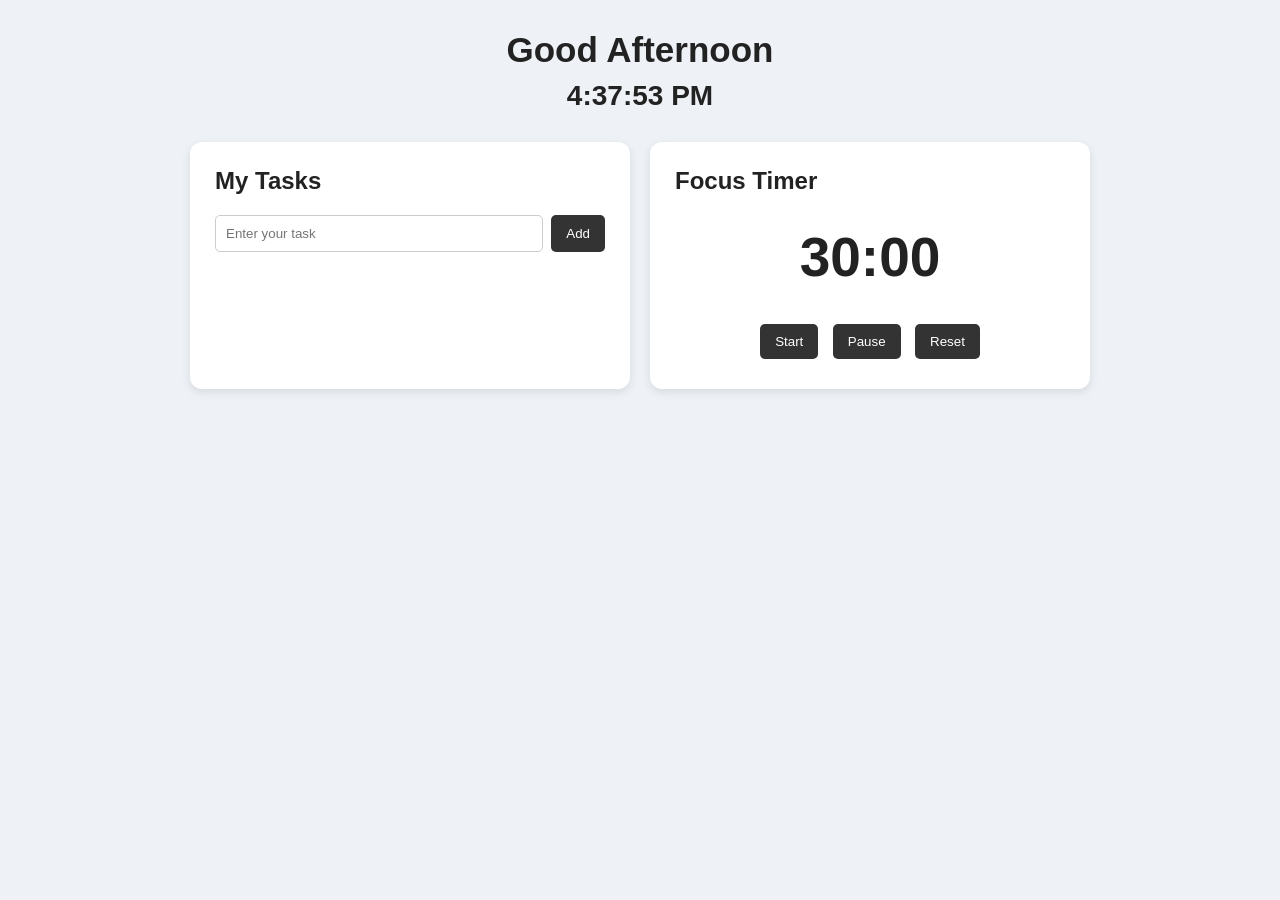
<file: Focus-zone/index.html>
<!DOCTYPE html>
<html lang="en">
<head>
    <meta charset="UTF-8">
    <meta name="viewport" content="width=device-width, initial-scale=1.0">

    <title>Focus Zone</title>

    <link rel="stylesheet" href="style.css">
</head>

<body>

    <header>
        <h1 id="greeting">Good Evening</h1>
        <div id="clock">00:00:00</div>
    </header>

    <main>

        <!-- Todo Section -->
        <section class="card">
            <h2>My Tasks</h2>

            <div class="task-input">
                <input type="text" id="taskInput" placeholder="Enter your task">
                <button id="addButton">Add</button>
            </div>

            <p id="taskMessage"></p>

            <ul id="taskList"></ul>
        </section>


        <!-- Timer Section -->
        <section class="card">
            <h2>Focus Timer</h2>

            <div id="timer">30:00</div>

            <div class="timer-buttons">
                <button id="startButton">Start</button>
                <button id="pauseButton">Pause</button>
                <button id="resetButton">Reset</button>
            </div>
        </section>

    </main>

    <script src="script.js"></script>

</body>
</html>
</file>
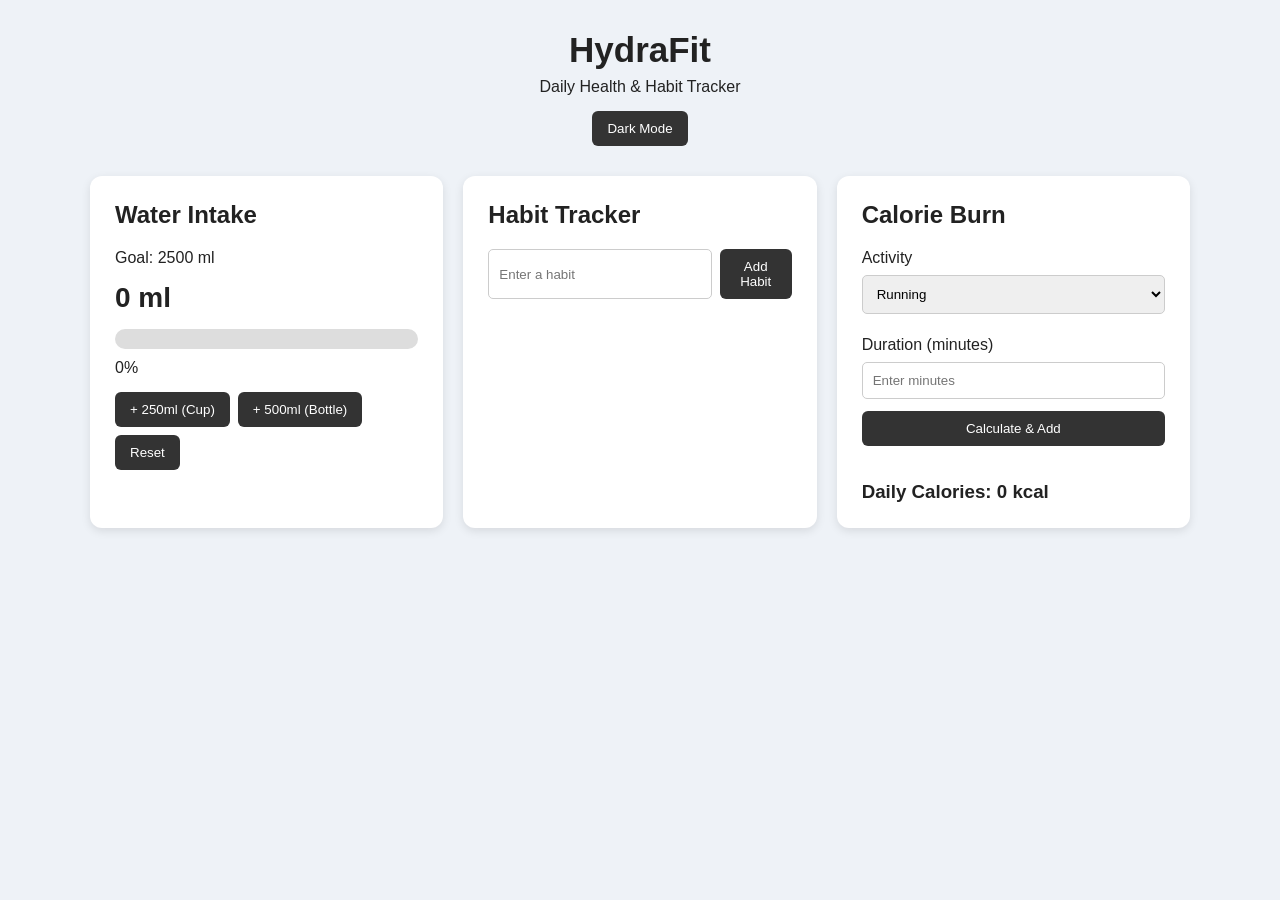
<file: Hydra-Fit/index.html>
<!DOCTYPE html>
<html lang="en">
<head>
    <meta charset="UTF-8">
    <meta name="viewport" content="width=device-width, initial-scale=1.0">

    <title>HydraFit Daily Tracker</title>

    <link rel="stylesheet" href="style.css">
</head>

<body>

    <header>
        <h1>HydraFit</h1>
        <p>Daily Health & Habit Tracker</p>

        <button id="themeButton">Dark Mode</button>
    </header>


    <main>

        <!-- Water Section -->
        <section class="card">

            <h2>Water Intake</h2>

            <p>
                Goal: 2500 ml
            </p>

            <p id="waterAmount">0 ml</p>

            <div class="progress-container">
                <div id="waterProgress"></div>
            </div>

            <p id="waterPercent">0%</p>

            <p id="goalMessage"></p>

            <div class="buttons">
                <button id="cupButton">+ 250ml (Cup)</button>
                <button id="bottleButton">+ 500ml (Bottle)</button>
                <button id="waterReset">Reset</button>
            </div>

        </section>


        <!-- Habit Section -->
        <section class="card">

            <h2>Habit Tracker</h2>

            <div class="habit-input">

                <input
                    type="text"
                    id="habitInput"
                    placeholder="Enter a habit"
                >

                <button id="addHabit">Add Habit</button>

            </div>

            <p id="habitMessage"></p>

            <div id="habitList"></div>

        </section>


        <!-- Calories Section -->
        <section class="card">

            <h2>Calorie Burn</h2>

            <label for="activity">Activity</label>

            <select id="activity">

                <option value="11">Running</option>
                <option value="8">Cycling</option>
                <option value="4">Yoga</option>

            </select>


            <label for="duration">Duration (minutes)</label>

            <input
                type="number"
                id="duration"
                placeholder="Enter minutes"
            >

            <button id="calculateButton">
                Calculate & Add
            </button>

            <h3>
                Daily Calories:
                <span id="calorieTotal">0</span> kcal
            </h3>

        </section>

    </main>


    <script src="script.js"></script>

</body>
</html>
</file>
<file: Focus-zone/style.css>
* {
    margin: 0;
    padding: 0;
    box-sizing: border-box;
}

body {
    font-family: Arial, sans-serif;
    background-color: #eef2f7;
    color: #222;
    padding: 30px;
}

header {
    text-align: center;
    margin-bottom: 30px;
}

header h1 {
    font-size: 35px;
    margin-bottom: 10px;
}

#clock {
    font-size: 28px;
    font-weight: bold;
}

main {
    max-width: 900px;
    margin: auto;

    display: grid;
    grid-template-columns: 1fr 1fr;
    gap: 20px;
}

.card {
    background-color: white;
    padding: 25px;
    border-radius: 12px;
    box-shadow: 0 3px 10px rgba(0, 0, 0, 0.1);
}

.card h2 {
    margin-bottom: 20px;
}

.task-input {
    display: flex;
    gap: 8px;
}

#taskInput {
    flex: 1;
    padding: 10px;
    border: 1px solid #ccc;
    border-radius: 5px;
}

button {
    padding: 10px 15px;
    border: none;
    border-radius: 5px;
    cursor: pointer;
    background-color: #333;
    color: white;
}

button:hover {
    opacity: 0.8;
}

#taskMessage {
    margin-top: 10px;
    font-size: 14px;
}

#taskList {
    list-style: none;
    margin-top: 15px;
}

#taskList li {
    display: flex;
    justify-content: space-between;
    align-items: center;
    margin-bottom: 10px;
    padding: 10px;
    background-color: #f1f1f1;
    border-radius: 5px;
}

.completed {
    text-decoration: line-through;
}

.task-buttons button {
    margin-left: 5px;
    font-size: 12px;
}

#timer {
    text-align: center;
    font-size: 55px;
    font-weight: bold;
    margin: 30px 0;
}

.timer-buttons {
    text-align: center;
}

.timer-buttons button {
    margin: 5px;
}

@media (max-width: 700px) {

    body {
        padding: 15px;
    }

    main {
        grid-template-columns: 1fr;
    }

    header h1 {
        font-size: 28px;
    }

    #timer {
        font-size: 45px;
    }
}
</file>
<file: Hydra-Fit/style.css>
:root {
    --bg-color: #eef2f7;
    --card-color: white;
    --text-color: #222;
    --button-color: #333;
}

body.dark {
    --bg-color: #1f1f1f;
    --card-color: #2d2d2d;
    --text-color: white;
    --button-color: #555;
}

* {
    box-sizing: border-box;
    margin: 0;
    padding: 0;
}

body {
    font-family: Arial, sans-serif;
    background-color: var(--bg-color);
    color: var(--text-color);
    padding: 30px;
    transition: 0.3s;
}

header {
    text-align: center;
    margin-bottom: 30px;
}

header h1 {
    font-size: 35px;
    margin-bottom: 8px;
}

header p {
    margin-bottom: 15px;
}

button {
    padding: 10px 15px;
    border: none;
    border-radius: 6px;
    background-color: var(--button-color);
    color: white;
    cursor: pointer;
}

button:hover {
    opacity: 0.8;
}

main {
    max-width: 1100px;
    margin: auto;

    display: grid;
    grid-template-columns: repeat(3, 1fr);
    gap: 20px;
}

.card {
    background-color: var(--card-color);
    padding: 25px;
    border-radius: 12px;
    box-shadow: 0 3px 10px rgba(0, 0, 0, 0.1);
}

.card h2 {
    margin-bottom: 20px;
}


/* Water */

#waterAmount {
    font-size: 28px;
    font-weight: bold;
    margin: 15px 0;
}

.progress-container {
    width: 100%;
    height: 20px;
    background-color: #ddd;
    border-radius: 10px;
    overflow: hidden;
    margin: 10px 0;
}

#waterProgress {
    height: 100%;
    width: 0%;
    background-color: #3498db;
    transition: 0.3s;
}

.goal-complete {
    background-color: green !important;
}

#waterPercent {
    margin-bottom: 10px;
}

#goalMessage {
    margin-bottom: 15px;
    font-weight: bold;
}

.buttons {
    display: flex;
    flex-wrap: wrap;
    gap: 8px;
}


/* Habits */

.habit-input {
    display: flex;
    gap: 8px;
}

input,
select {
    width: 100%;
    padding: 10px;
    margin-top: 8px;
    margin-bottom: 12px;

    border: 1px solid #ccc;
    border-radius: 5px;
}

.habit-input input {
    margin: 0;
}

#habitMessage {
    margin: 10px 0;
    font-size: 14px;
}

.habit {
    display: flex;
    justify-content: space-between;
    align-items: center;

    padding: 12px;
    margin-top: 10px;

    background-color: rgba(128, 128, 128, 0.15);
    border-radius: 7px;
}

.habit-info h3 {
    margin-bottom: 5px;
}

.habit-buttons button {
    margin-left: 5px;
}


/* Calories */

label {
    display: block;
    margin-top: 10px;
}

#calculateButton {
    width: 100%;
    margin-bottom: 20px;
}

.card h3 {
    margin-top: 15px;
}


/* Mobile */

@media (max-width: 800px) {

    main {
        grid-template-columns: 1fr;
    }

    body {
        padding: 15px;
    }

    .habit {
        flex-direction: column;
        align-items: flex-start;
        gap: 10px;
    }

}
</file>
